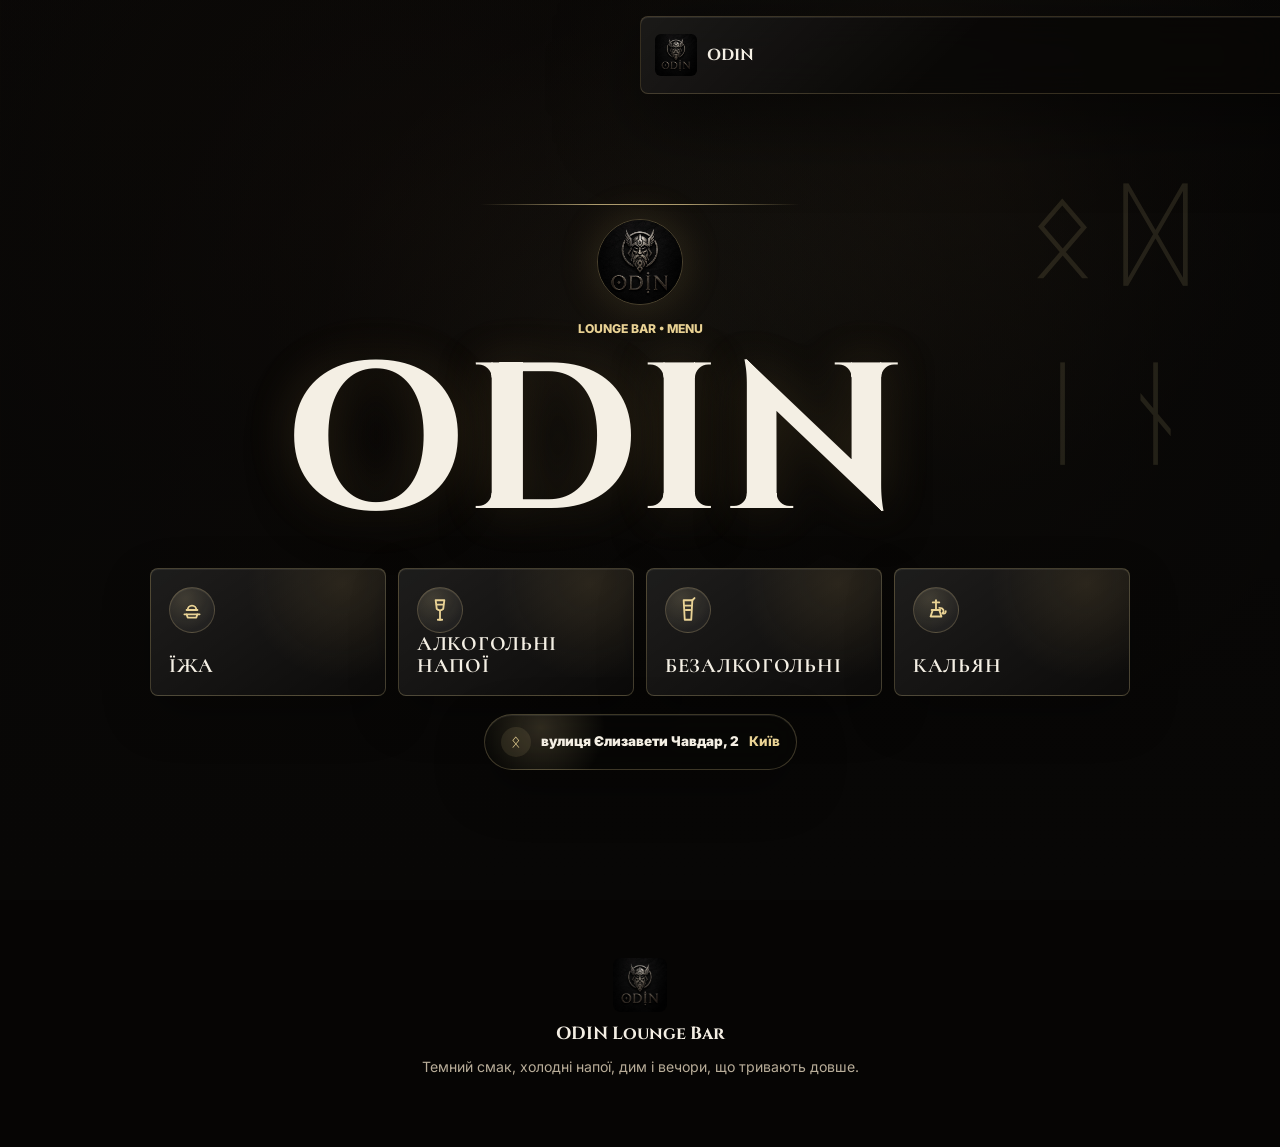
<file: index.html>
<!doctype html>
<html lang="uk">
  <head>
    <meta charset="UTF-8" />
    <meta name="viewport" content="width=device-width, initial-scale=1.0" />
    <meta name="description" content="ODIN Lounge Bar - преміальне онлайн меню українською." />
    <meta name="theme-color" content="#080706" />
    <title>ODIN Lounge Bar | Menu</title>
    <link rel="icon" href="assets/odin-logo.jpg" />
    <link rel="preconnect" href="https://fonts.googleapis.com" />
    <link rel="preconnect" href="https://fonts.gstatic.com" crossorigin />
    <link href="https://fonts.googleapis.com/css2?family=Cinzel:wght@500;600;700&family=Cormorant+SC:wght@500;600;700&family=Inter:wght@400;500;600;700&display=swap" rel="stylesheet" />
    <link rel="stylesheet" href="styles/main.css?v=20261005-13" />
  </head>
  <body>
    <div class="loader" id="loader" aria-live="polite">
      <div class="loader__smoke"></div>
      <img src="assets/odin-logo.jpg" alt="ODIN Lounge Bar" class="loader__logo" />
      <div class="loader__line"></div>
    </div>

    <header class="site-header" data-animate>
      <a href="#home" class="brand" aria-label="ODIN Lounge Bar home">
        <img src="assets/odin-logo.jpg" alt="" />
        <span>ODIN</span>
      </a>
      <button class="nav-toggle" type="button" aria-expanded="false" aria-controls="site-nav">
        <span></span>
        <span></span>
      </button>
      <nav class="site-nav" id="site-nav" aria-label="Основне меню"></nav>
    </header>

    <main>
      <section class="hero section" id="home" aria-label="ODIN Lounge Bar">
        <div class="hero__media hero__media--ambient" aria-hidden="true"></div>
        <div class="hero__texture" aria-hidden="true"></div>
        <div class="hero__shade"></div>
        <div class="rune-field" aria-hidden="true">
          <span>ᛟ</span><span>ᛞ</span><span>ᛁ</span><span>ᚾ</span>
        </div>
        <div class="hero__content" data-animate>
          <img src="assets/odin-logo.jpg" alt="ODIN Lounge Bar" class="hero__crest" />
          <p class="eyebrow">Lounge Bar • Menu</p>
          <h1>ODIN</h1>
          <div class="hero-menu" id="hero-menu" aria-label="Категорії ODIN"></div>
          <a class="hero__address" href="https://maps.google.com/?q=%D0%B2%D1%83%D0%BB%D0%B8%D1%86%D1%8F%20%D0%84%D0%BB%D0%B8%D0%B7%D0%B0%D0%B2%D0%B5%D1%82%D0%B8%20%D0%A7%D0%B0%D0%B2%D0%B4%D0%B0%D1%80%202%20%D0%9A%D0%B8%D1%97%D0%B2" target="_blank" rel="noreferrer">
            <span>ᛟ</span>
            <strong>вулиця Єлизавети Чавдар, 2</strong>
            <em>Київ</em>
          </a>
        </div>
      </section>

      <section class="intro-strip" data-animate>
        <p>ᚨ ᛟ ᛞ ᛁ ᚾ</p>
        <span>Food</span>
        <span>Alcohol</span>
        <span>Zero proof</span>
        <span>Hookah</span>
        <p>ᚨ ᛟ ᛞ ᛁ ᚾ</p>
      </section>

      <section class="menu-book" id="menu-book" aria-live="polite" aria-label="Відкрите меню ODIN">
        <div class="menu-book__shell">
          <button class="menu-book__close" type="button" aria-label="Назад до головного меню">Назад</button>
          <div class="menu-book__art" aria-hidden="true"></div>
          <div class="menu-book__content">
            <div class="menu-book__head">
              <p class="section-kicker" id="book-eyebrow">Menu</p>
              <h2 id="book-title">ODIN</h2>
            </div>
            <div class="menu-book__tabs" id="book-tabs"></div>
            <div class="menu-book__pages" id="menu-root"></div>
          </div>
        </div>
      </section>
    </main>

    <footer class="site-footer">
      <img src="assets/odin-logo.jpg" alt="" />
      <p>ODIN Lounge Bar</p>
      <span>Темний смак, холодні напої, дим і вечори, що тривають довше.</span>
    </footer>

    <script src="scripts/menu-data.js?v=20261005-13"></script>
    <script src="scripts/hookah-scene.js?v=20261005-13"></script>
    <script src="scripts/app.js?v=20261005-13"></script>
  </body>
</html>
</file>
<file: styles/main.css>
:root {
  color-scheme: dark;
  --bg: #080706;
  --bg-soft: #11100e;
  --stone: #1b1a17;
  --stone-2: #25231f;
  --wood: #2b1d14;
  --gold: #c8a45d;
  --gold-soft: #ead395;
  --copper: #a66a3f;
  --ink: #050403;
  --text: #f4efe4;
  --muted: #b8ad99;
  --line: rgba(232, 204, 139, 0.2);
  --glass: rgba(11, 10, 9, 0.72);
  --shadow: 0 24px 80px rgba(0, 0, 0, 0.5);
  --radius: 8px;
  --header-height: 78px;
  --font-odin-cyrillic: "Cormorant SC", Cinzel, Georgia, serif;
}

* {
  box-sizing: border-box;
}

html {
  scroll-behavior: smooth;
  background: var(--bg);
}

body {
  margin: 0;
  min-width: 320px;
  color: var(--text);
  font-family: Inter, system-ui, -apple-system, BlinkMacSystemFont, "Segoe UI", sans-serif;
  background:
    radial-gradient(circle at 73% 8%, rgba(234, 211, 149, 0.14), transparent 25rem),
    radial-gradient(circle at 30% 18%, rgba(166, 106, 63, 0.1), transparent 28rem),
    linear-gradient(115deg, rgba(39, 23, 15, 0.36), transparent 46%),
    var(--bg);
  overflow-x: hidden;
}

body::before {
  position: fixed;
  inset: 0;
  z-index: -3;
  pointer-events: none;
  content: "";
  background:
    linear-gradient(90deg, rgba(255, 255, 255, 0.025) 1px, transparent 1px) 0 0 / 44px 44px,
    linear-gradient(rgba(255, 255, 255, 0.018) 1px, transparent 1px) 0 0 / 44px 44px,
    repeating-linear-gradient(35deg, rgba(255, 255, 255, 0.028) 0 1px, transparent 1px 9px);
  opacity: 0.3;
}

body::after {
  position: fixed;
  inset: 0;
  z-index: -2;
  pointer-events: none;
  content: "";
  background:
    linear-gradient(90deg, rgba(9, 8, 7, 0.96), rgba(9, 8, 7, 0.34), rgba(9, 8, 7, 0.96)),
    url("data:image/svg+xml,%3Csvg width='260' height='260' viewBox='0 0 260 260' xmlns='http://www.w3.org/2000/svg'%3E%3Cfilter id='n'%3E%3CfeTurbulence type='fractalNoise' baseFrequency='.72' numOctaves='5' stitchTiles='stitch'/%3E%3C/filter%3E%3Crect width='260' height='260' filter='url(%23n)' opacity='.42'/%3E%3C/svg%3E");
  mix-blend-mode: screen;
  opacity: 0.16;
}

body.book-open {
  overflow: hidden;
}

a {
  color: inherit;
  text-decoration: none;
}

button,
a {
  -webkit-tap-highlight-color: transparent;
}

img {
  display: block;
  max-width: 100%;
}

.loader {
  position: fixed;
  inset: 0;
  z-index: 100;
  display: grid;
  place-items: center;
  background: #050403;
  transition: opacity 0.7s ease, visibility 0.7s ease;
}

.loader.is-hidden {
  visibility: hidden;
  opacity: 0;
}

.loader__smoke {
  position: absolute;
  width: min(84vw, 720px);
  aspect-ratio: 1;
  background:
    radial-gradient(circle at 42% 48%, rgba(255, 255, 255, 0.14), transparent 8rem),
    radial-gradient(circle at 56% 44%, rgba(200, 164, 93, 0.12), transparent 10rem);
  filter: blur(32px);
  animation: smokeDrift 5s linear infinite;
}

.loader__logo {
  width: 168px;
  aspect-ratio: 1;
  border: 1px solid var(--line);
  border-radius: 10px;
  object-fit: cover;
  box-shadow: 0 0 90px rgba(200, 164, 93, 0.24), inset 0 0 20px rgba(234, 211, 149, 0.1);
  animation: logoReveal 1.6s ease both;
}

.loader__line {
  position: absolute;
  width: min(360px, 64vw);
  height: 1px;
  transform: translateY(116px);
  overflow: hidden;
  background: rgba(200, 164, 93, 0.18);
}

.loader__line::before {
  display: block;
  width: 42%;
  height: 100%;
  content: "";
  background: linear-gradient(90deg, transparent, var(--gold-soft), transparent);
  animation: lightSweep 1.2s ease-in-out infinite;
}

.site-header {
  position: fixed;
  top: 16px;
  left: 50%;
  z-index: 50;
  display: flex;
  width: min(1180px, calc(100% - 24px));
  min-height: var(--header-height);
  align-items: center;
  justify-content: space-between;
  padding: 12px 14px;
  border: 1px solid var(--line);
  border-radius: var(--radius);
  background:
    linear-gradient(135deg, rgba(255, 255, 255, 0.075), transparent 28%),
    rgba(8, 7, 6, 0.76);
  box-shadow: var(--shadow), inset 0 1px 0 rgba(255, 255, 255, 0.08);
  backdrop-filter: blur(18px);
  transform: translateX(-50%);
}

.brand {
  display: inline-flex;
  align-items: center;
  gap: 10px;
  font-family: Cinzel, Georgia, serif;
  font-size: 1rem;
  font-weight: 700;
}

.brand img {
  width: 42px;
  height: 42px;
  border-radius: 6px;
  object-fit: cover;
  background: #080706;
}

.site-nav {
  display: flex;
  align-items: center;
  gap: 4px;
}

.site-nav a {
  padding: 10px 12px;
  border: 1px solid transparent;
  border-radius: 999px;
  color: var(--muted);
  font-size: 0.78rem;
  font-weight: 700;
  transition: color 0.2s ease, border-color 0.2s ease, background 0.2s ease;
}

.site-nav a:hover,
.site-nav a.is-active {
  border-color: rgba(200, 164, 93, 0.28);
  color: var(--text);
  background: rgba(200, 164, 93, 0.09);
}

.nav-toggle {
  display: none;
  width: 44px;
  height: 44px;
  place-items: center;
  border: 1px solid var(--line);
  border-radius: 999px;
  background: transparent;
}

.nav-toggle span {
  display: block;
  width: 18px;
  height: 2px;
  margin: 3px 0;
  background: var(--gold-soft);
  transition: transform 0.2s ease;
}

.nav-open .nav-toggle span:first-child {
  transform: translateY(4px) rotate(45deg);
}

.nav-open .nav-toggle span:last-child {
  transform: translateY(-4px) rotate(-45deg);
}

.section {
  position: relative;
  min-height: 100svh;
  padding: 118px max(20px, calc((100vw - 1180px) / 2)) 82px;
}

.hero {
  display: grid;
  min-height: 94svh;
  align-items: end;
  overflow: hidden;
  padding-bottom: 96px;
  isolation: isolate;
}

.hero__media {
  position: absolute;
  inset: 0;
  z-index: -2;
  background:
    radial-gradient(circle at 76% 44%, rgba(234, 211, 149, 0.2), transparent 18rem),
    radial-gradient(circle at 82% 52%, rgba(255, 255, 255, 0.09), transparent 20rem);
}

.hero__media canvas {
  width: 100%;
  height: 100%;
  display: block;
}

.hero__media--fallback {
  display: grid;
  place-items: center end;
  padding-right: max(20px, calc((100vw - 1240px) / 2));
}

.hookah-fallback-model {
  width: min(58vw, 680px);
  max-height: 88svh;
  object-fit: contain;
  filter: drop-shadow(0 44px 70px rgba(0, 0, 0, 0.72)) drop-shadow(0 0 38px rgba(200, 164, 93, 0.16));
}

.hero__texture {
  position: absolute;
  inset: 0;
  z-index: -2;
  pointer-events: none;
  background:
    linear-gradient(90deg, rgba(34, 20, 13, 0.58) 0 1px, transparent 1px 12%),
    linear-gradient(180deg, transparent 0 64%, rgba(8, 7, 6, 0.78) 100%),
    radial-gradient(circle at 78% 45%, rgba(200, 164, 93, 0.15), transparent 20rem);
  mask-image: linear-gradient(90deg, transparent, #000 43%, #000);
}

.hero__shade {
  position: absolute;
  inset: 0;
  z-index: -1;
  background:
    linear-gradient(90deg, rgba(8, 7, 6, 0.94) 0%, rgba(8, 7, 6, 0.62) 38%, rgba(8, 7, 6, 0.05) 100%),
    linear-gradient(0deg, var(--bg) 0%, rgba(8, 7, 6, 0.84) 14%, transparent 42%),
    radial-gradient(circle at 20% 75%, rgba(166, 106, 63, 0.16), transparent 22rem);
}

.rune-field {
  position: absolute;
  inset: 18% 7% auto auto;
  display: grid;
  grid-template-columns: repeat(2, 1fr);
  gap: 24px;
  color: rgba(234, 211, 149, 0.12);
  font-family: Cinzel, serif;
  font-size: clamp(3.5rem, 9vw, 9rem);
  pointer-events: none;
}

.rune-field span {
  animation: runePulse 5s ease-in-out infinite;
}

.rune-field span:nth-child(2),
.rune-field span:nth-child(3) {
  animation-delay: 1.4s;
}

.hero__content {
  width: min(690px, 100%);
  position: relative;
}

.hero__content::before {
  display: block;
  width: 74px;
  height: 2px;
  margin-bottom: 24px;
  content: "";
  background: linear-gradient(90deg, var(--gold-soft), transparent);
}

.eyebrow,
.section-kicker {
  margin: 0 0 12px;
  color: var(--gold-soft);
  font-size: 0.76rem;
  font-weight: 800;
  letter-spacing: 0;
  text-transform: uppercase;
}

h1,
h2,
h3 {
  margin: 0;
  font-family: Cinzel, Georgia, serif;
  font-weight: 700;
  line-height: 0.94;
}

h1 {
  max-width: 7ch;
  font-size: clamp(4.6rem, 18vw, 13rem);
  letter-spacing: 0.02em;
  text-shadow: 0 0 48px rgba(200, 164, 93, 0.2), 0 14px 44px rgba(0, 0, 0, 0.72);
}

h2 {
  font-size: clamp(2.3rem, 8vw, 5.8rem);
}

h3 {
  font-size: 1.25rem;
  line-height: 1.12;
}

.hero__copy {
  max-width: 590px;
  margin: 24px 0 0;
  color: var(--muted);
  font-size: clamp(1rem, 2.4vw, 1.28rem);
  line-height: 1.7;
}

.hero__meta {
  display: flex;
  flex-wrap: wrap;
  gap: 10px;
  margin-top: 22px;
}

.hero__meta span {
  padding: 9px 12px;
  border: 1px solid rgba(234, 211, 149, 0.18);
  border-radius: 999px;
  color: rgba(244, 239, 228, 0.84);
  background: rgba(255, 255, 255, 0.045);
  font-size: 0.78rem;
  font-weight: 800;
}

.hero__actions {
  display: flex;
  flex-wrap: wrap;
  gap: 12px;
  margin-top: 32px;
}

.button {
  display: inline-flex;
  min-height: 48px;
  align-items: center;
  justify-content: center;
  padding: 0 20px;
  border: 1px solid var(--line);
  border-radius: 999px;
  font-size: 0.9rem;
  font-weight: 800;
  transition: transform 0.2s ease, background 0.2s ease, border-color 0.2s ease;
}

.button:hover {
  transform: translateY(-2px);
}

.button--primary {
  border-color: rgba(234, 211, 149, 0.44);
  color: #120f09;
  background: linear-gradient(135deg, var(--gold-soft), var(--gold));
}

.button--ghost {
  color: var(--gold-soft);
  background: rgba(255, 255, 255, 0.03);
}

.scroll-cue {
  position: absolute;
  bottom: 32px;
  left: 50%;
  display: grid;
  width: 28px;
  height: 52px;
  place-items: start center;
  border: 1px solid rgba(234, 211, 149, 0.34);
  border-radius: 999px;
  transform: translateX(-50%);
}

.scroll-cue span {
  width: 4px;
  height: 10px;
  margin-top: 10px;
  border-radius: 999px;
  background: var(--gold-soft);
  animation: scrollCue 1.4s ease-in-out infinite;
}

.intro-strip {
  display: flex;
  min-height: 78px;
  align-items: center;
  justify-content: center;
  gap: clamp(18px, 5vw, 72px);
  padding: 18px 20px;
  border-block: 1px solid var(--line);
  color: var(--muted);
  background:
    linear-gradient(90deg, rgba(35, 26, 20, 0.6), rgba(9, 8, 7, 0.92), rgba(35, 26, 20, 0.6)),
    repeating-linear-gradient(90deg, rgba(234, 211, 149, 0.05) 0 1px, transparent 1px 48px);
  font-size: 0.82rem;
  font-weight: 800;
  text-transform: uppercase;
}

.intro-strip p {
  margin: 0;
  color: rgba(234, 211, 149, 0.5);
  font-family: Cinzel, Georgia, serif;
}

.menu-tabs-section {
  padding: 78px max(20px, calc((100vw - 1180px) / 2)) 28px;
  background:
    linear-gradient(180deg, rgba(8, 7, 6, 0.92), rgba(13, 12, 10, 0.94)),
    radial-gradient(circle at 12% 10%, rgba(200, 164, 93, 0.08), transparent 22rem);
}

.menu-tabs-head {
  display: grid;
  grid-template-columns: minmax(0, 0.72fr) minmax(260px, 0.42fr);
  gap: 24px;
  align-items: end;
  margin-bottom: 24px;
}

.menu-tabs-head h2 {
  margin-top: 0;
  font-size: clamp(2.2rem, 7vw, 4.8rem);
}

.menu-tabs-head p:last-child {
  margin: 0;
  color: var(--muted);
  line-height: 1.7;
}

.menu-tabs {
  display: grid;
  grid-template-columns: repeat(4, minmax(0, 1fr));
  gap: 10px;
}

.menu-tab {
  position: relative;
  display: grid;
  min-height: 92px;
  align-content: space-between;
  padding: 14px;
  border: 1px solid rgba(200, 164, 93, 0.16);
  border-radius: 8px;
  background:
    linear-gradient(135deg, rgba(255, 255, 255, 0.07), rgba(255, 255, 255, 0.018)),
    rgba(8, 7, 6, 0.62);
  box-shadow: inset 0 1px 0 rgba(255, 255, 255, 0.06);
  opacity: 0;
  transform: translateY(14px);
  animation: tabReveal 0.58s ease forwards;
  animation-delay: var(--delay);
  overflow: hidden;
}

.menu-tab::after {
  position: absolute;
  inset: auto 12px 12px auto;
  content: "ᛟ";
  color: rgba(234, 211, 149, 0.14);
  font-family: Cinzel, Georgia, serif;
  font-size: 1.5rem;
}

.menu-tab span {
  color: rgba(234, 211, 149, 0.62);
  font-size: 0.72rem;
  font-weight: 900;
}

.menu-tab strong {
  color: var(--text);
  font-family: Cinzel, Georgia, serif;
  font-size: 1.08rem;
  line-height: 1.1;
}

.menu-tab:hover {
  border-color: rgba(234, 211, 149, 0.36);
  background:
    radial-gradient(circle at 70% 0%, rgba(200, 164, 93, 0.12), transparent 8rem),
    rgba(12, 10, 8, 0.78);
  transform: translateY(-2px);
}

.menu-section {
  position: relative;
  padding-top: 104px;
  border-bottom: 1px solid rgba(232, 204, 139, 0.09);
  background:
    linear-gradient(180deg, rgba(255, 255, 255, 0.024), transparent 18rem),
    radial-gradient(circle at 9% 10%, rgba(90, 61, 36, 0.2), transparent 24rem),
    linear-gradient(90deg, rgba(255, 255, 255, 0.018), transparent 42%);
}

.menu-section::before {
  position: absolute;
  inset: 54px max(14px, calc((100vw - 1230px) / 2)) 36px;
  z-index: -1;
  pointer-events: none;
  content: "";
  border: 1px solid rgba(200, 164, 93, 0.16);
  border-radius: 10px;
  background:
    linear-gradient(135deg, rgba(200, 164, 93, 0.06), transparent 22%),
    linear-gradient(315deg, rgba(200, 164, 93, 0.035), transparent 22%);
  box-shadow: inset 0 0 0 1px rgba(255, 255, 255, 0.025), 0 18px 80px rgba(0, 0, 0, 0.22);
}

.section-head {
  display: grid;
  grid-template-columns: minmax(0, 0.9fr) minmax(260px, 0.55fr);
  gap: 28px;
  align-items: end;
  margin-bottom: 34px;
}

.section-head p:last-child {
  max-width: 450px;
  margin: 0;
  color: var(--muted);
  line-height: 1.7;
}

.menu-grid,
.menu-compact,
.menu-featured,
.menu-shots,
.menu-editorial,
.menu-showcase {
  display: grid;
  gap: 16px;
}

.menu-grid {
  grid-template-columns: repeat(3, minmax(0, 1fr));
}

.menu-compact {
  grid-template-columns: repeat(2, minmax(0, 1fr));
}

.menu-featured {
  grid-template-columns: repeat(3, minmax(0, 1fr));
}

.menu-shots {
  grid-template-columns: repeat(4, minmax(0, 1fr));
}

.menu-editorial,
.menu-showcase {
  grid-template-columns: repeat(2, minmax(0, 1fr));
  gap: 0 30px;
  padding: 20px;
  border: 1px solid rgba(200, 164, 93, 0.16);
  border-radius: 8px;
  background:
    linear-gradient(135deg, rgba(255, 255, 255, 0.045), transparent 30%),
    rgba(8, 7, 6, 0.28);
  box-shadow: inset 0 1px 0 rgba(255, 255, 255, 0.05);
}

.menu-editorial .menu-card,
.menu-showcase .menu-card {
  min-height: auto;
  padding: 18px 0;
  border: 0;
  border-bottom: 1px solid rgba(200, 164, 93, 0.18);
  border-radius: 0;
  background: transparent;
  box-shadow: none;
}

.menu-editorial .menu-card::before,
.menu-editorial .menu-card::after,
.menu-showcase .menu-card::before,
.menu-showcase .menu-card::after,
.menu-editorial .menu-card__image,
.menu-showcase .menu-card__image {
  display: none;
}

.menu-editorial .menu-card:hover,
.menu-showcase .menu-card:hover {
  box-shadow: none;
}

.menu-editorial .menu-card__body,
.menu-showcase .menu-card__body {
  min-height: auto;
  grid-template-columns: minmax(0, 1fr) auto;
  grid-template-rows: auto auto;
  gap: 8px 18px;
}

.menu-editorial .menu-card__body h3,
.menu-showcase .menu-card__body h3 {
  color: var(--gold-soft);
  font-size: 1.08rem;
  letter-spacing: 0.02em;
}

.menu-editorial .menu-card__body p,
.menu-showcase .menu-card__body p {
  grid-column: 1 / -1;
  max-width: 560px;
}

.menu-editorial .price,
.menu-showcase .price {
  grid-column: 2;
  grid-row: 1;
  align-self: start;
}

.menu-card {
  position: relative;
  min-height: 218px;
  padding: 20px;
  border: 1px solid rgba(232, 204, 139, 0.18);
  border-radius: var(--radius);
  background:
    linear-gradient(145deg, rgba(255, 255, 255, 0.085), rgba(255, 255, 255, 0.014) 42%),
    linear-gradient(145deg, rgba(35, 33, 29, 0.96), rgba(8, 7, 6, 0.97));
  box-shadow: 0 22px 70px rgba(0, 0, 0, 0.34), inset 0 1px 0 rgba(255, 255, 255, 0.07);
  overflow: hidden;
  transform-style: preserve-3d;
  transition: transform 0.22s ease, border-color 0.22s ease, box-shadow 0.22s ease;
}

.menu-card h3 {
  overflow-wrap: anywhere;
}

.menu-card::before {
  position: absolute;
  inset: 0;
  content: "";
  background:
    radial-gradient(circle at var(--x, 50%) var(--y, 50%), rgba(234, 211, 149, 0.2), transparent 12rem),
    linear-gradient(135deg, color-mix(in srgb, var(--accent) 28%, transparent), transparent 44%);
  opacity: 0;
  transition: opacity 0.22s ease;
}

.menu-card::after {
  position: absolute;
  inset: auto 16px 16px auto;
  width: 32px;
  height: 32px;
  content: "ᛟ";
  color: rgba(234, 211, 149, 0.16);
  font-family: Cinzel, Georgia, serif;
  font-size: 1.5rem;
  line-height: 1;
}

.menu-book .menu-card::after {
  display: none;
}

.menu-card__visual {
  position: absolute;
  right: 10px;
  bottom: 8px;
  z-index: 0;
  width: 104px;
  height: 104px;
  opacity: 0.34;
  filter: drop-shadow(0 18px 26px rgba(0, 0, 0, 0.42)) saturate(0.92);
  pointer-events: none;
}

.menu-card__body {
  padding-right: 78px;
}

.menu-editorial .menu-card,
.menu-showcase .menu-card {
  min-height: 132px;
  padding-right: 104px;
}

.menu-editorial .menu-card__body,
.menu-showcase .menu-card__body {
  padding-right: 0;
}

.menu-editorial .menu-card__visual,
.menu-showcase .menu-card__visual {
  right: 0;
  bottom: 12px;
  width: 92px;
  height: 92px;
  opacity: 0.32;
}

.menu-card:hover {
  border-color: rgba(234, 211, 149, 0.36);
  box-shadow: 0 28px 90px rgba(0, 0, 0, 0.44), 0 0 38px color-mix(in srgb, var(--accent) 18%, transparent);
}

.menu-card:hover::before {
  opacity: 1;
}

.menu-card__image {
  display: none;
}

.menu-card__photo {
  position: absolute;
  top: 12px;
  right: 12px;
  bottom: 12px;
  z-index: 0;
  width: clamp(136px, 34%, 220px);
  height: calc(100% - 24px);
  border: 1px solid rgba(234, 211, 149, 0.32);
  border-radius: 22px;
  object-fit: cover;
  opacity: 0.96;
  filter: saturate(1.08) contrast(1.04) brightness(1.13);
  box-shadow: 0 18px 42px rgba(0, 0, 0, 0.36), 0 0 30px rgba(234, 211, 149, 0.1);
  mask-image: linear-gradient(90deg, transparent 0%, rgba(0, 0, 0, 0.72) 16%, #000 36%);
  pointer-events: none;
}

.menu-card:has(.menu-card__photo) .menu-card__body {
  padding-right: clamp(138px, 36%, 238px);
}

.menu-card:has(.menu-card__photo)::before {
  z-index: 1;
}

.menu-card:has(.menu-card__photo) .menu-card__body {
  z-index: 2;
}

.menu-card:has(.menu-card__photo) {
  background:
    radial-gradient(circle at 88% 50%, rgba(234, 211, 149, 0.13), transparent 12rem),
    linear-gradient(145deg, rgba(255, 255, 255, 0.095), rgba(255, 255, 255, 0.018) 42%),
    linear-gradient(145deg, rgba(35, 33, 29, 0.95), rgba(8, 7, 6, 0.97));
}

.menu-card__body {
  position: relative;
  z-index: 1;
  display: grid;
  min-height: 128px;
  grid-template-rows: auto 1fr auto;
  gap: 12px;
}

.item-meta {
  display: block;
  margin-top: 7px;
  color: rgba(234, 211, 149, 0.66);
  font-size: 0.74rem;
  font-weight: 800;
  text-transform: uppercase;
}

.menu-card p {
  margin: 0;
  color: var(--muted);
  font-size: 0.94rem;
  line-height: 1.55;
}

.price {
  display: inline-flex;
  width: fit-content;
  align-items: center;
  padding: 8px 10px;
  border: 1px solid rgba(232, 204, 139, 0.18);
  border-radius: 999px;
  color: var(--gold-soft);
  background:
    linear-gradient(135deg, rgba(234, 211, 149, 0.1), rgba(255, 255, 255, 0.018)),
    rgba(8, 7, 6, 0.58);
  font-size: 0.78rem;
  font-weight: 800;
}

.menu-featured .menu-card {
  min-height: 240px;
}

.menu-compact .menu-card {
  min-height: 176px;
}

.menu-shots .menu-card {
  min-height: 156px;
}

.site-footer {
  display: grid;
  place-items: center;
  gap: 10px;
  padding: 58px 20px 68px;
  color: var(--muted);
  text-align: center;
  background: #060504;
}

.site-footer img {
  width: 54px;
  aspect-ratio: 1;
  border-radius: 8px;
  object-fit: cover;
}

.site-footer p {
  margin: 0;
  color: var(--text);
  font-family: Cinzel, Georgia, serif;
  font-size: 1.1rem;
  font-weight: 700;
}

.site-footer span {
  max-width: 460px;
  font-size: 0.88rem;
  line-height: 1.6;
}

.site-nav button {
  padding: 10px 12px;
  border: 1px solid transparent;
  border-radius: 999px;
  color: var(--muted);
  background: transparent;
  font: inherit;
  font-size: 0.78rem;
  font-weight: 800;
  cursor: pointer;
  transition: color 0.2s ease, border-color 0.2s ease, background 0.2s ease;
}

.site-nav button:hover,
.site-nav button.is-active {
  border-color: rgba(200, 164, 93, 0.28);
  color: var(--text);
  background: rgba(200, 164, 93, 0.09);
}

.hero {
  min-height: 96svh;
  align-items: center;
  padding-top: 116px;
  padding-bottom: 42px;
}

.hero__media--ambient {
  background:
    radial-gradient(circle at 50% 38%, rgba(234, 211, 149, 0.13), transparent 20rem),
    radial-gradient(circle at 78% 18%, rgba(166, 106, 63, 0.11), transparent 19rem),
    radial-gradient(circle at 20% 80%, rgba(143, 110, 53, 0.12), transparent 18rem);
}

.hero__shade {
  background:
    linear-gradient(180deg, rgba(8, 7, 6, 0.44), rgba(8, 7, 6, 0.72) 54%, var(--bg) 100%),
    radial-gradient(circle at 50% 43%, rgba(8, 7, 6, 0.04), rgba(8, 7, 6, 0.7) 66%);
}

.hero__texture {
  mask-image: none;
  opacity: 0.7;
}

.hero__content {
  width: min(980px, 100%);
  margin: 0 auto;
  text-align: center;
}

.hero__content::before {
  margin-right: auto;
  margin-left: auto;
}

.hero__copy {
  max-width: 720px;
  margin-right: auto;
  margin-left: auto;
}

.hero-menu {
  display: grid;
  grid-template-columns: repeat(3, minmax(0, 1fr));
  gap: 12px;
  width: min(860px, 100%);
  margin: 28px auto 0;
}

.hero-menu__button,
.menu-tab {
  cursor: pointer;
  text-align: left;
}

.hero-menu__button {
  position: relative;
  display: grid;
  min-height: 82px;
  align-content: space-between;
  padding: 15px;
  border: 1px solid rgba(234, 211, 149, 0.22);
  border-radius: 8px;
  color: var(--text);
  background:
    linear-gradient(135deg, rgba(255, 255, 255, 0.08), rgba(255, 255, 255, 0.018)),
    rgba(9, 8, 7, 0.72);
  box-shadow: 0 18px 48px rgba(0, 0, 0, 0.28), inset 0 1px 0 rgba(255, 255, 255, 0.07);
  overflow: hidden;
  opacity: 0;
  transform: translateY(12px);
  animation: tabReveal 0.58s ease forwards;
  animation-delay: var(--delay);
}

.hero-menu__button::after {
  position: absolute;
  inset: auto 12px 10px auto;
  content: "ᛟ";
  color: rgba(234, 211, 149, 0.13);
  font-family: Cinzel, Georgia, serif;
  font-size: 1.5rem;
}

.hero-menu__button span,
.menu-tab span {
  color: rgba(234, 211, 149, 0.66);
  font-size: 0.72rem;
  font-weight: 900;
}

.hero-menu__button strong,
.menu-tab strong {
  align-self: end;
  font-family: Cinzel, Georgia, serif;
  font-size: 1.08rem;
  line-height: 1.08;
}

.hero-menu__button:hover,
.hero-menu__button.is-active,
.menu-tab:hover,
.menu-tab.is-active {
  border-color: rgba(234, 211, 149, 0.44);
  background:
    radial-gradient(circle at 72% 0%, rgba(200, 164, 93, 0.15), transparent 8rem),
    rgba(12, 10, 8, 0.86);
  transform: translateY(-2px);
}

.scroll-cue {
  bottom: 18px;
}

.menu-tabs-section {
  padding-top: 54px;
}

.menu-tabs {
  grid-template-columns: repeat(5, minmax(0, 1fr));
}

.menu-tab {
  border-color: rgba(200, 164, 93, 0.14);
}

.view-stage {
  min-height: 72svh;
  padding: 28px max(20px, calc((100vw - 1180px) / 2)) 88px;
  background:
    linear-gradient(180deg, rgba(13, 12, 10, 0.96), var(--bg)),
    radial-gradient(circle at 12% 12%, rgba(200, 164, 93, 0.08), transparent 22rem);
}

#menu-root {
  position: relative;
}

.view-panel {
  display: none;
  min-height: 620px;
  border: 1px solid rgba(200, 164, 93, 0.16);
  border-radius: 10px;
  background:
    linear-gradient(135deg, rgba(255, 255, 255, 0.055), transparent 32%),
    linear-gradient(180deg, rgba(15, 14, 12, 0.96), rgba(7, 6, 5, 0.98));
  box-shadow: 0 28px 100px rgba(0, 0, 0, 0.36), inset 0 1px 0 rgba(255, 255, 255, 0.05);
  overflow: hidden;
}

.view-panel.is-active {
  display: block;
  animation: pageReveal 0.42s ease both;
}

.view-panel__inner {
  position: relative;
  min-height: 620px;
  padding: 42px;
}

.view-panel__inner::before {
  position: absolute;
  inset: 18px;
  pointer-events: none;
  content: "";
  border: 1px solid rgba(234, 211, 149, 0.08);
  border-radius: 8px;
}

.view-panel--snacks {
  background:
    radial-gradient(circle at 85% 20%, rgba(138, 90, 53, 0.2), transparent 18rem),
    linear-gradient(180deg, rgba(16, 13, 10, 0.98), rgba(7, 6, 5, 0.98));
}

.view-panel--boards {
  background:
    radial-gradient(circle at 82% 18%, rgba(200, 164, 93, 0.17), transparent 22rem),
    linear-gradient(135deg, rgba(43, 29, 20, 0.42), rgba(7, 6, 5, 0.98));
}

.view-panel--cocktails {
  background:
    radial-gradient(circle at 86% 18%, rgba(182, 93, 47, 0.18), transparent 20rem),
    linear-gradient(140deg, rgba(21, 19, 17, 0.98), rgba(5, 4, 3, 0.98));
}

.view-panel--beer {
  background:
    radial-gradient(circle at 80% 18%, rgba(200, 164, 93, 0.2), transparent 16rem),
    linear-gradient(150deg, rgba(33, 22, 12, 0.64), rgba(7, 6, 5, 0.98));
}

.view-panel--lemonades {
  background:
    radial-gradient(circle at 82% 20%, rgba(143, 184, 189, 0.14), transparent 20rem),
    linear-gradient(150deg, rgba(14, 18, 17, 0.98), rgba(7, 6, 5, 0.98));
}

.view-panel--soft,
.view-panel--coffee {
  background:
    radial-gradient(circle at 82% 20%, rgba(216, 198, 161, 0.12), transparent 18rem),
    linear-gradient(150deg, rgba(16, 15, 13, 0.98), rgba(7, 6, 5, 0.98));
}

.view-panel--shots {
  background:
    radial-gradient(circle at 84% 20%, rgba(155, 66, 83, 0.18), transparent 19rem),
    linear-gradient(150deg, rgba(17, 12, 12, 0.98), rgba(7, 6, 5, 0.98));
}

.view-panel--hookah {
  background:
    radial-gradient(circle at 72% 48%, rgba(234, 211, 149, 0.18), transparent 24rem),
    linear-gradient(120deg, rgba(9, 8, 7, 0.98), rgba(25, 17, 12, 0.94));
}

.view-panel .section-head {
  position: relative;
  z-index: 2;
  margin-bottom: 28px;
}

.view-note {
  position: relative;
  z-index: 2;
  max-width: 680px;
  margin: 24px 0 0;
  color: rgba(184, 173, 153, 0.78);
  font-size: 0.88rem;
  line-height: 1.7;
}

.hookah-page-visual {
  position: relative;
  min-height: 520px;
  margin: 4px 0 28px;
  border: 1px solid rgba(234, 211, 149, 0.14);
  border-radius: 10px;
  background:
    radial-gradient(circle at 68% 40%, rgba(234, 211, 149, 0.12), transparent 18rem),
    linear-gradient(135deg, rgba(255, 255, 255, 0.04), transparent 32%);
  overflow: hidden;
}

.hookah-scene {
  position: absolute;
  inset: 0;
}

.hookah-scene canvas {
  width: 100%;
  height: 100%;
  display: block;
}

.hookah-copy-grid {
  position: relative;
  z-index: 2;
  display: grid;
  grid-template-columns: repeat(3, minmax(0, 1fr));
  gap: 16px;
}

@keyframes pageReveal {
  from { opacity: 0; transform: translateY(16px); }
  to { opacity: 1; transform: translateY(0); }
}

[data-animate],
.menu-card {
  opacity: 0;
  transform: translateY(22px);
}

[data-animate].is-visible,
.menu-card.is-visible {
  opacity: 1;
  transform: translateY(0);
  transition: opacity 0.7s ease, transform 0.7s ease;
}

@keyframes smokeDrift {
  0% { transform: translate3d(-2%, 2%, 0) scale(0.96) rotate(0deg); }
  50% { transform: translate3d(3%, -2%, 0) scale(1.04) rotate(7deg); }
  100% { transform: translate3d(-2%, 2%, 0) scale(0.96) rotate(0deg); }
}

@keyframes logoReveal {
  from { opacity: 0; transform: scale(0.92); filter: blur(12px); }
  to { opacity: 1; transform: scale(1); filter: blur(0); }
}

@keyframes lightSweep {
  from { transform: translateX(-120%); }
  to { transform: translateX(260%); }
}

@keyframes runePulse {
  0%, 100% { opacity: 0.08; transform: translateY(0); }
  50% { opacity: 0.2; transform: translateY(-10px); }
}

@keyframes scrollCue {
  0% { opacity: 0; transform: translateY(0); }
  40% { opacity: 1; }
  100% { opacity: 0; transform: translateY(20px); }
}

@keyframes tabReveal {
  to { opacity: 1; transform: translateY(0); }
}

@media (prefers-reduced-motion: reduce) {
  *,
  *::before,
  *::after {
    scroll-behavior: auto !important;
    animation-duration: 0.01ms !important;
    animation-iteration-count: 1 !important;
    transition-duration: 0.01ms !important;
  }
}

@media (max-width: 980px) {
  .nav-toggle {
    display: grid;
  }

  .site-nav {
    position: fixed;
    top: calc(var(--header-height) + 26px);
    right: 12px;
    left: 12px;
    display: grid;
    grid-template-columns: repeat(2, minmax(0, 1fr));
    padding: 12px;
    border: 1px solid var(--line);
    border-radius: var(--radius);
    background: rgba(8, 7, 6, 0.96);
    box-shadow: var(--shadow);
    opacity: 0;
    pointer-events: none;
    transform: translateY(-12px);
    transition: opacity 0.2s ease, transform 0.2s ease;
  }

  .site-nav button {
    text-align: left;
  }

  .nav-open .site-nav {
    opacity: 1;
    pointer-events: auto;
    transform: translateY(0);
  }

  .section-head,
  .menu-tabs-head,
  .menu-grid,
  .menu-featured,
  .menu-compact,
  .menu-shots,
  .menu-editorial,
  .menu-showcase {
    grid-template-columns: 1fr 1fr;
  }

  .menu-editorial,
  .menu-showcase {
    grid-template-columns: 1fr;
  }

  .rune-field {
    inset: 18% 6% auto auto;
    opacity: 0.68;
  }

  .menu-tabs {
    grid-template-columns: repeat(3, minmax(0, 1fr));
  }

  .hero-menu {
    grid-template-columns: repeat(3, minmax(0, 1fr));
  }

  .view-panel__inner {
    padding: 32px;
  }

  .hookah-copy-grid {
    grid-template-columns: 1fr;
  }
}

@media (max-width: 680px) {
  :root {
    --header-height: 66px;
  }

  .site-header {
    top: 10px;
    width: calc(100% - 20px);
    min-height: var(--header-height);
  }

  .brand img {
    width: 38px;
    height: 38px;
  }

  .section {
    min-height: auto;
    padding: 92px 16px 56px;
  }

  .hero {
    min-height: 94svh;
    padding-bottom: 64px;
  }

  .hero__shade {
    background:
      linear-gradient(180deg, rgba(8, 7, 6, 0.26), rgba(8, 7, 6, 0.9) 58%, var(--bg) 100%),
      linear-gradient(90deg, rgba(8, 7, 6, 0.86), rgba(8, 7, 6, 0.22));
  }

  .hero__media {
    background-position: center top;
  }

  .hero__media--fallback {
    place-items: start center;
    padding: 78px 0 0;
  }

  .hookah-fallback-model {
    width: min(94vw, 520px);
    max-height: 56svh;
  }

  .hero__content {
    padding-top: 0;
  }

  h1 {
    font-size: clamp(4.2rem, 24vw, 7.6rem);
  }

  .hero-menu {
    grid-template-columns: repeat(2, minmax(0, 1fr));
    gap: 9px;
    margin-top: 22px;
  }

  .hero-menu__button {
    min-height: 72px;
    padding: 12px;
  }

  .hero-menu__button strong {
    font-size: 0.95rem;
  }

  .intro-strip {
    flex-wrap: wrap;
    justify-content: flex-start;
    gap: 14px 22px;
  }

  .section-head,
  .menu-tabs-head,
  .menu-grid,
  .menu-featured,
  .menu-compact,
  .menu-shots,
  .menu-editorial,
  .menu-showcase {
    grid-template-columns: 1fr;
  }

  .menu-tabs-section {
    padding: 52px 16px 24px;
  }

  .menu-tabs {
    grid-template-columns: 1fr 1fr;
  }

  .menu-tab {
    min-height: 78px;
    padding: 12px;
  }

  .view-stage {
    padding: 20px 12px 56px;
  }

  .view-panel {
    min-height: auto;
  }

  .view-panel__inner {
    min-height: auto;
    padding: 24px 16px;
  }

  .hookah-page-visual {
    min-height: 430px;
  }

  .menu-editorial .menu-card__body,
  .menu-showcase .menu-card__body {
    grid-template-columns: 1fr;
  }

  .menu-editorial .price,
  .menu-showcase .price {
    grid-column: 1;
    grid-row: auto;
  }

  .menu-card,
  .menu-featured .menu-card,
  .menu-compact .menu-card,
  .menu-shots .menu-card,
  .menu-editorial .menu-card,
  .menu-showcase .menu-card {
    min-height: auto;
  }
}

/* Menu-book redesign */
.hero__crest {
  width: 86px;
  height: 86px;
  margin: 0 auto 16px;
  border: 1px solid rgba(234, 211, 149, 0.26);
  border-radius: 50%;
  object-fit: cover;
  box-shadow: 0 0 42px rgba(200, 164, 93, 0.18), inset 0 0 20px rgba(0, 0, 0, 0.46);
}

.hero__content::before {
  width: min(320px, 72vw);
  height: 1px;
  margin-bottom: 14px;
  background:
    linear-gradient(90deg, transparent, rgba(234, 211, 149, 0.72) 36%, rgba(234, 211, 149, 0.72) 64%, transparent);
}

.hero {
  min-height: 100svh;
  padding-top: 100px;
  padding-bottom: 26px;
}

.hero__content {
  width: min(1040px, 100%);
  text-align: center;
}

.hero__copy {
  max-width: 680px;
  margin: 18px auto 0;
}

.hero-menu {
  grid-template-columns: repeat(4, minmax(0, 1fr));
  width: min(980px, 100%);
  margin-top: 24px;
}

.hero-menu__button {
  min-height: 118px;
  padding: 18px;
  border-color: rgba(234, 211, 149, 0.24);
  background:
    radial-gradient(circle at 82% 12%, rgba(200, 164, 93, 0.12), transparent 6rem),
    linear-gradient(145deg, rgba(255, 255, 255, 0.09), rgba(255, 255, 255, 0.018)),
    rgba(8, 7, 6, 0.78);
}

.hero-menu__button strong {
  font-size: clamp(1rem, 1.6vw, 1.28rem);
}

.intro-strip,
.menu-tabs-section,
.view-stage {
  display: none;
}

.site-nav button {
  padding: 10px 12px;
  border: 1px solid transparent;
  border-radius: 999px;
  color: var(--muted);
  background: transparent;
  font: inherit;
  font-size: 0.78rem;
  font-weight: 800;
  cursor: pointer;
  transition: color 0.2s ease, border-color 0.2s ease, background 0.2s ease;
}

.site-nav button:hover,
.site-nav button.is-active {
  border-color: rgba(200, 164, 93, 0.28);
  color: var(--text);
  background: rgba(200, 164, 93, 0.09);
}

.menu-book {
  position: fixed;
  inset: 0;
  z-index: 80;
  display: block;
  padding: 0;
  background:
    radial-gradient(circle at 50% 44%, rgba(200, 164, 93, 0.1), transparent 28rem),
    rgba(4, 3, 2, 0.72);
  backdrop-filter: blur(22px);
  opacity: 0;
  pointer-events: none;
  transform: translateY(16px);
  transition: opacity 0.34s ease, transform 0.34s ease;
}

.menu-book.is-open {
  opacity: 1;
  pointer-events: auto;
  transform: translateY(0);
}

.menu-book__shell {
  position: relative;
  display: grid;
  grid-template-columns: minmax(280px, 0.38fr) minmax(0, 0.62fr);
  width: 100%;
  height: 100svh;
  border: 0;
  border-radius: 0;
  background:
    linear-gradient(90deg, rgba(18, 15, 12, 0.98), rgba(9, 8, 7, 0.98)),
    repeating-linear-gradient(90deg, rgba(234, 211, 149, 0.04) 0 1px, transparent 1px 42px);
  box-shadow: 0 38px 120px rgba(0, 0, 0, 0.62), inset 0 1px 0 rgba(255, 255, 255, 0.07);
  overflow: hidden;
}

.menu-book__shell::before {
  position: absolute;
  inset: 18px;
  z-index: 5;
  pointer-events: none;
  content: "";
  border: 1px solid rgba(234, 211, 149, 0.1);
  border-radius: 8px;
}

.menu-book__close {
  position: absolute;
  top: 22px;
  left: 22px;
  z-index: 20;
  width: auto;
  min-width: 98px;
  height: 42px;
  padding: 0 16px;
  border: 1px solid rgba(234, 211, 149, 0.24);
  border-radius: 999px;
  color: var(--gold-soft);
  background: rgba(8, 7, 6, 0.76);
  font-size: 0.86rem;
  font-weight: 900;
  line-height: 1;
  cursor: pointer;
}

.menu-book__art {
  position: relative;
  min-height: 100%;
  background:
    radial-gradient(circle at 50% 35%, rgba(234, 211, 149, 0.16), transparent 15rem),
    linear-gradient(180deg, rgba(8, 7, 6, 0.22), rgba(8, 7, 6, 0.86));
  overflow: hidden;
}

.menu-book__art::before,
.menu-book__art::after {
  position: absolute;
  content: "";
  pointer-events: none;
}

body[data-active-group="food"] .menu-book__art::before {
  width: 430px;
  height: 260px;
  left: 8%;
  top: 25%;
  border-radius: 50%;
  background:
    radial-gradient(circle at 30% 48%, #6f311f 0 11%, transparent 12%),
    radial-gradient(circle at 48% 38%, #d8c6a1 0 9%, transparent 10%),
    radial-gradient(circle at 62% 54%, #8a5a35 0 12%, transparent 13%),
    radial-gradient(circle at 70% 34%, #c8a45d 0 7%, transparent 8%),
    linear-gradient(135deg, #2b1d14, #090807);
  box-shadow: 0 42px 100px rgba(0, 0, 0, 0.58), inset 0 0 0 10px rgba(200, 164, 93, 0.09);
  transform: rotate(-10deg);
  opacity: 0.56;
}

body[data-active-group="alcohol"] .menu-book__art::before {
  width: 190px;
  height: 480px;
  left: 34%;
  top: 14%;
  border: 1px solid rgba(234, 211, 149, 0.24);
  border-radius: 44% 44% 20% 20%;
  background:
    linear-gradient(180deg, rgba(255, 255, 255, 0.18), transparent 18%),
    linear-gradient(90deg, rgba(255, 255, 255, 0.13), transparent 28%, rgba(182, 93, 47, 0.58) 46%, rgba(91, 23, 18, 0.76) 100%);
  box-shadow: 0 48px 110px rgba(0, 0, 0, 0.58), 0 0 70px rgba(182, 93, 47, 0.2);
  transform: rotate(8deg);
  opacity: 0.58;
}

body[data-active-group="nonalcohol"] .menu-book__art::before {
  width: 260px;
  height: 460px;
  left: 28%;
  top: 14%;
  border-radius: 32px;
  background:
    radial-gradient(circle at 40% 28%, rgba(255, 255, 255, 0.38), transparent 5rem),
    linear-gradient(90deg, rgba(143, 184, 189, 0.12), rgba(255, 255, 255, 0.24), rgba(143, 184, 189, 0.16));
  border: 1px solid rgba(180, 218, 222, 0.24);
  box-shadow: 0 44px 100px rgba(0, 0, 0, 0.56), 0 0 70px rgba(143, 184, 189, 0.12);
  opacity: 0.5;
}

body[data-active-group="hookah"] .menu-book__art::before {
  inset: 0;
  background:
    radial-gradient(circle at 52% 40%, rgba(234, 211, 149, 0.16), transparent 17rem),
    linear-gradient(180deg, transparent, rgba(8, 7, 6, 0.62));
}

.menu-book__art::after {
  inset: 0;
  background:
    radial-gradient(circle at 50% 16%, rgba(255, 255, 255, 0.11), transparent 8rem),
    linear-gradient(90deg, rgba(8, 7, 6, 0.72), transparent 50%, rgba(8, 7, 6, 0.68));
}

.menu-book__content {
  position: relative;
  z-index: 10;
  display: grid;
  grid-template-rows: auto auto minmax(0, 1fr);
  gap: 18px;
  padding: 92px 54px 42px;
  min-width: 0;
}

.menu-book__head h2 {
  font-size: clamp(2.6rem, 6vw, 5.8rem);
}

.menu-book__head p:last-child {
  max-width: 560px;
  margin: 14px 0 0;
  color: var(--muted);
  line-height: 1.7;
}

.menu-book__tabs {
  display: flex;
  flex-wrap: wrap;
  gap: 8px;
}

.menu-book__tabs button {
  min-height: 40px;
  padding: 0 14px;
  border: 1px solid rgba(234, 211, 149, 0.18);
  border-radius: 999px;
  color: var(--muted);
  background: rgba(255, 255, 255, 0.035);
  font: inherit;
  font-size: 0.82rem;
  font-weight: 800;
  cursor: pointer;
}

.menu-book__tabs button.is-active {
  border-color: rgba(234, 211, 149, 0.42);
  color: #120f09;
  background: linear-gradient(135deg, var(--gold-soft), var(--gold));
}

.menu-book__pages {
  min-height: 0;
  overflow: auto;
  padding-right: 4px;
  max-height: calc(100svh - 300px);
  scrollbar-color: rgba(234, 211, 149, 0.36) rgba(255, 255, 255, 0.04);
}

.book-page {
  position: relative;
  min-height: 100%;
  opacity: 0;
  transform: translateY(12px);
  transition: opacity 0.28s ease, transform 0.28s ease;
}

.book-page.is-visible {
  opacity: 1;
  transform: translateY(0);
}

.book-page__background {
  position: absolute;
  inset: -80px -40px auto auto;
  width: 260px;
  height: 260px;
  border-radius: 50%;
  background: radial-gradient(circle, rgba(234, 211, 149, 0.13), transparent 68%);
  pointer-events: none;
}

.book-page .section-head {
  grid-template-columns: 1fr;
  gap: 12px;
  margin-bottom: 18px;
}

.book-page .section-head h2 {
  font-size: clamp(2.2rem, 5vw, 4.5rem);
}

.book-page .section-head p:last-child {
  max-width: 620px;
}

.menu-book .menu-card {
  opacity: 1;
  transform: none;
}

.hookah-page-visual {
  position: absolute;
  inset: 0;
  z-index: 0;
  min-height: auto;
  margin: 0;
  border: 0;
  opacity: 0.54;
  pointer-events: none;
}

.hookah-scene {
  position: absolute;
  inset: 0;
}

.hookah-copy-grid,
.book-page--hookah .section-head {
  position: relative;
  z-index: 2;
}

.hookah-copy-grid {
  display: grid;
  grid-template-columns: 1fr;
  gap: 12px;
  width: min(460px, 100%);
}

@media (max-width: 980px) {
  .hero-menu {
    grid-template-columns: repeat(2, minmax(0, 1fr));
  }

  .menu-book__shell {
    grid-template-columns: 1fr;
    height: 100svh;
  }

  .menu-book__art {
    position: absolute;
    inset: 0;
    opacity: 0.44;
  }

  .menu-book__content {
    padding: 86px 24px 28px;
  }

  .menu-book__pages {
    max-height: calc(100svh - 292px);
  }
}

@media (max-width: 680px) {
  .hero__crest {
    width: 68px;
    height: 68px;
  }

  .hero-menu {
    grid-template-columns: 1fr;
    max-width: 360px;
  }

  .hero-menu__button {
    min-height: 68px;
  }

  .menu-book {
    padding: 0;
  }

  .menu-book__shell {
    height: 100svh;
  }

  .menu-book__content {
    padding: 82px 14px 18px;
  }

  .menu-book__close {
    top: 16px;
    left: 14px;
    min-width: 88px;
    height: 38px;
    padding: 0 13px;
  }

  .menu-book__pages {
    max-height: calc(100svh - 284px);
  }

  .menu-book__head h2 {
    font-size: 2.4rem;
  }

  .menu-editorial,
  .menu-showcase,
  .menu-grid,
  .menu-compact,
  .menu-shots {
    grid-template-columns: 1fr;
  }

  .menu-book__tabs {
    overflow-x: auto;
    flex-wrap: nowrap;
    padding-bottom: 4px;
  }

  .menu-book__tabs button {
    flex: 0 0 auto;
  }
}

/* Stability and icon polish */
html,
body {
  max-width: 100%;
  overflow-x: hidden;
}

.odin-icon {
  width: 24px;
  height: 24px;
  flex: 0 0 24px;
  color: var(--gold-soft);
}

.hero-menu__button {
  grid-template-rows: auto 1fr;
  align-content: stretch;
  min-width: 0;
}

.hero-menu__button::after {
  display: none;
}

.hero-menu__icon {
  display: grid;
  width: 46px;
  height: 46px;
  place-items: center;
  border: 1px solid rgba(234, 211, 149, 0.22);
  border-radius: 50%;
  background:
    radial-gradient(circle at 35% 25%, rgba(234, 211, 149, 0.14), transparent 2rem),
    rgba(255, 255, 255, 0.045);
  box-shadow: inset 0 1px 0 rgba(255, 255, 255, 0.06);
}

.hero-menu__icon .odin-icon {
  width: 26px;
  height: 26px;
}

.hero-menu__button strong {
  overflow-wrap: anywhere;
}

.hero__address {
  display: inline-flex;
  align-items: center;
  gap: 10px;
  width: fit-content;
  max-width: 100%;
  margin-top: 18px;
  padding: 12px 16px;
  border: 1px solid rgba(234, 211, 149, 0.24);
  border-radius: 999px;
  color: var(--text);
  background:
    radial-gradient(circle at 18% 24%, rgba(234, 211, 149, 0.18), transparent 4rem),
    rgba(8, 7, 6, 0.62);
  box-shadow: 0 18px 50px rgba(0, 0, 0, 0.34), inset 0 1px 0 rgba(255, 255, 255, 0.07);
  text-decoration: none;
  backdrop-filter: blur(14px);
}

.hero__address span {
  display: grid;
  width: 30px;
  height: 30px;
  flex: 0 0 30px;
  place-items: center;
  border-radius: 50%;
  color: var(--gold-soft);
  background: rgba(234, 211, 149, 0.1);
  font-family: Cinzel, Georgia, serif;
}

.hero__address strong,
.hero__address em {
  font-size: 0.84rem;
  font-style: normal;
  line-height: 1.15;
}

.hero__address strong {
  font-weight: 900;
}

.hero__address em {
  color: var(--gold-soft);
  font-weight: 800;
}

.menu-book__shell,
.menu-book__content,
.menu-book__pages,
.book-page,
.menu-card,
.menu-card__body,
.menu-card__title {
  min-width: 0;
}

.menu-card__title,
.menu-card p,
.price {
  position: relative;
  z-index: 2;
}

.menu-book__shell {
  max-width: 100vw;
}

.menu-book__content {
  overflow: hidden;
}

.menu-book__pages {
  overflow-x: hidden;
  scrollbar-color: rgba(234, 211, 149, 0.36) rgba(255, 255, 255, 0.04);
}

.menu-book__tabs button {
  display: inline-flex;
  align-items: center;
  gap: 8px;
  white-space: nowrap;
}

.menu-book__tabs .odin-icon {
  width: 18px;
  height: 18px;
}

.menu-card__title {
  display: grid;
  grid-template-columns: 42px minmax(0, 1fr);
  gap: 12px;
  align-items: start;
}

.menu-card__icon {
  display: grid;
  width: 42px;
  height: 42px;
  place-items: center;
  border: 1px solid rgba(234, 211, 149, 0.18);
  border-radius: 50%;
  background:
    radial-gradient(circle at 35% 25%, rgba(234, 211, 149, 0.14), transparent 2rem),
    rgba(255, 255, 255, 0.035);
  box-shadow: inset 0 1px 0 rgba(255, 255, 255, 0.06);
}

.menu-card__icon .odin-icon {
  width: 23px;
  height: 23px;
}

.menu-card h3,
.menu-card p,
.price {
  max-width: 100%;
}

.menu-editorial .menu-card__body,
.menu-showcase .menu-card__body {
  grid-template-columns: minmax(0, 1fr) auto;
}

@media (max-width: 680px) {
  .hero {
    align-items: center;
    padding-bottom: 34px;
  }

  .hero__address {
    display: grid;
    grid-template-columns: 30px minmax(0, 1fr) auto;
    width: 100%;
    margin-top: 14px;
    padding: 11px 12px;
  }

  .hero__address strong,
  .hero__address em {
    font-size: 0.76rem;
  }

  .menu-book__shell::before {
    inset: 10px;
    border-color: rgba(234, 211, 149, 0.14);
  }

  .menu-book__content {
    padding-right: 24px;
    padding-left: 24px;
  }

  .book-page .section-head {
    margin-bottom: 14px;
  }

  .book-page .section-head h2 {
    font-size: clamp(1.85rem, 10vw, 2.65rem);
    line-height: 0.98;
    overflow-wrap: break-word;
  }

  .hero-menu__icon {
    width: 40px;
    height: 40px;
  }

  .hero-menu__icon .odin-icon {
    width: 22px;
    height: 22px;
  }

  .menu-card__title {
    grid-template-columns: 38px minmax(0, 1fr);
    gap: 10px;
  }

  .menu-card__icon {
    width: 38px;
    height: 38px;
  }

  .menu-card__icon .odin-icon {
    width: 21px;
    height: 21px;
  }

  .menu-card__photo {
    position: relative;
    inset: auto;
    display: block;
    width: 100%;
    height: 166px;
    margin-bottom: 14px;
    border-radius: 20px;
    opacity: 0.96;
    filter: saturate(1.08) contrast(1.03) brightness(1.18);
    mask-image: none;
  }

  .menu-card:has(.menu-card__photo) .menu-card__body {
    padding-right: 0;
  }

  .menu-card:has(.menu-card__photo) {
    padding: 14px;
  }

  .menu-card__visual {
    width: 78px;
    height: 78px;
    right: 6px;
    bottom: 8px;
    opacity: 0.28;
  }

  .menu-editorial .menu-card,
  .menu-showcase .menu-card {
    padding-right: 14px;
  }

  .menu-editorial .menu-card__visual,
  .menu-showcase .menu-card__visual {
    width: 70px;
    height: 70px;
  }

  .menu-editorial .menu-card__body,
  .menu-showcase .menu-card__body {
    grid-template-columns: 1fr;
  }
}

/* Side-photo menu cards */
.menu-book .menu-grid,
.menu-book .menu-compact,
.menu-book .menu-shots,
.menu-book .menu-editorial,
.menu-book .menu-showcase,
.menu-book .hookah-copy-grid {
  display: grid;
  grid-template-columns: 1fr;
  gap: 0;
  width: 100%;
  padding: 0;
  border: 1px solid rgba(200, 164, 93, 0.18);
  border-radius: 8px;
  background:
    linear-gradient(135deg, rgba(255, 255, 255, 0.045), transparent 32%),
    rgba(8, 7, 6, 0.22);
  overflow: hidden;
}

.menu-book .menu-card,
.menu-book .menu-editorial .menu-card,
.menu-book .menu-showcase .menu-card {
  display: grid;
  grid-template-columns: minmax(0, 1fr) minmax(180px, 34%);
  gap: clamp(18px, 3vw, 40px);
  align-items: center;
  min-height: clamp(260px, 29vw, 380px);
  padding: clamp(24px, 3.2vw, 46px);
  border: 0;
  border-bottom: 1px solid rgba(200, 164, 93, 0.18);
  border-radius: 0;
  background:
    radial-gradient(circle at 78% 52%, rgba(234, 211, 149, 0.11), transparent 14rem),
    linear-gradient(145deg, rgba(255, 255, 255, 0.075), rgba(255, 255, 255, 0.014) 44%),
    rgba(19, 18, 15, 0.86);
  box-shadow: none;
}

.menu-book .menu-card:last-child {
  border-bottom: 0;
}

.menu-book .menu-card__body,
.menu-book .menu-card:has(.menu-card__photo) .menu-card__body,
.menu-book .menu-editorial .menu-card__body,
.menu-book .menu-showcase .menu-card__body {
  grid-column: 1;
  grid-row: 1;
  display: grid;
  min-height: 100%;
  grid-template-columns: 1fr;
  grid-template-rows: auto minmax(0, 1fr) auto;
  gap: clamp(18px, 2.6vw, 30px);
  align-content: stretch;
  padding-right: 0;
}

.menu-book .menu-card__title {
  display: grid;
  grid-template-columns: clamp(54px, 6vw, 76px) minmax(0, 1fr);
  gap: clamp(16px, 2.2vw, 28px);
  align-items: start;
}

.menu-book .menu-card__icon {
  width: clamp(54px, 6vw, 76px);
  height: clamp(54px, 6vw, 76px);
  background:
    radial-gradient(circle at 34% 24%, rgba(234, 211, 149, 0.16), transparent 2.4rem),
    rgba(255, 255, 255, 0.055);
}

.menu-book .menu-card__icon .odin-icon {
  width: clamp(25px, 2.8vw, 34px);
  height: clamp(25px, 2.8vw, 34px);
}

.menu-book .menu-card h3,
.menu-book .menu-editorial .menu-card__body h3,
.menu-book .menu-showcase .menu-card__body h3 {
  color: var(--gold-soft);
  font-size: clamp(1.65rem, 3.4vw, 3.05rem);
  line-height: 0.98;
  letter-spacing: 0;
  overflow-wrap: break-word;
}

.menu-book .item-meta {
  margin-top: 9px;
  font-size: clamp(0.75rem, 1.2vw, 0.92rem);
}

.menu-book .menu-card p,
.menu-book .menu-editorial .menu-card__body p,
.menu-book .menu-showcase .menu-card__body p {
  grid-column: auto;
  align-self: center;
  max-width: 31ch;
  color: rgba(244, 239, 228, 0.72);
  font-size: clamp(1rem, 1.75vw, 1.38rem);
  line-height: 1.48;
}

.menu-book .price,
.menu-book .menu-editorial .price,
.menu-book .menu-showcase .price {
  grid-column: auto;
  grid-row: auto;
  align-self: end;
  padding: clamp(9px, 1.2vw, 13px) clamp(12px, 1.8vw, 19px);
  font-size: clamp(0.88rem, 1.35vw, 1.14rem);
}

.menu-book .menu-card__photo {
  position: relative;
  inset: auto;
  grid-column: 2;
  grid-row: 1;
  align-self: center;
  justify-self: end;
  width: 100%;
  max-width: clamp(190px, 24vw, 330px);
  height: auto;
  aspect-ratio: 1.18 / 1;
  margin: 0;
  border-radius: clamp(20px, 2.6vw, 32px);
  opacity: 1;
  object-fit: cover;
  object-position: center;
  filter: saturate(1.08) contrast(1.04) brightness(1.16);
  -webkit-mask-image: none;
  mask-image: none;
}

.menu-book .menu-card:has(.menu-card__photo) {
  padding-right: clamp(24px, 3.2vw, 46px);
}

.menu-book .menu-card.menu-card--description {
  grid-template-columns: minmax(0, 1fr);
  min-height: clamp(220px, 24vw, 310px);
}

.menu-book .menu-card--description .menu-card__body {
  grid-column: 1;
  width: 100%;
}

.menu-book .menu-card--description .menu-card__description {
  max-width: 58ch;
}

@media (max-width: 680px) {
  .menu-book .menu-grid,
  .menu-book .menu-compact,
  .menu-book .menu-shots,
  .menu-book .menu-editorial,
  .menu-book .menu-showcase,
  .menu-book .hookah-copy-grid {
    border-color: rgba(200, 164, 93, 0.2);
  }

  .menu-book .menu-card,
  .menu-book .menu-editorial .menu-card,
  .menu-book .menu-showcase .menu-card {
    grid-template-columns: minmax(0, 1fr) 108px;
    gap: 12px;
    min-height: 0;
    padding: 16px 14px;
  }

  .menu-book .menu-card:has(.menu-card__photo) {
    padding-right: 14px;
  }

  .menu-book .menu-card__body,
  .menu-book .menu-card:has(.menu-card__photo) .menu-card__body,
  .menu-book .menu-editorial .menu-card__body,
  .menu-book .menu-showcase .menu-card__body {
    min-height: 0;
    grid-template-rows: auto auto auto;
    gap: 11px;
    align-content: center;
  }

  .menu-book .menu-card__title {
    grid-template-columns: 38px minmax(0, 1fr);
    gap: 10px;
    align-items: center;
  }

  .menu-book .menu-card__icon {
    width: 38px;
    height: 38px;
  }

  .menu-book .menu-card__icon .odin-icon {
    width: 21px;
    height: 21px;
  }

  .menu-book .menu-card h3,
  .menu-book .menu-editorial .menu-card__body h3,
  .menu-book .menu-showcase .menu-card__body h3 {
    font-size: clamp(1.05rem, 5.2vw, 1.42rem);
    line-height: 1.05;
  }

  .menu-book .item-meta {
    margin-top: 6px;
    font-size: 0.68rem;
  }

  .menu-book .menu-card p,
  .menu-book .menu-editorial .menu-card__body p,
  .menu-book .menu-showcase .menu-card__body p {
    max-width: 100%;
    font-size: 0.86rem;
    line-height: 1.38;
  }

  .menu-book .price,
  .menu-book .menu-editorial .price,
  .menu-book .menu-showcase .price {
    padding: 7px 9px;
    font-size: 0.74rem;
  }

  .menu-book .menu-card__photo {
    width: 108px;
    max-width: none;
    height: auto;
    aspect-ratio: 1 / 1;
    border-radius: 18px;
  }
}

/* ODIN-style typography for every category level, including Cyrillic labels. */
.site-nav button,
.hero-menu__button strong,
.menu-book__head h2,
.menu-book__tabs button,
.book-page .section-head h2 {
  font-family: var(--font-odin-cyrillic);
  font-weight: 700;
  letter-spacing: 0.035em;
  text-transform: uppercase;
}

/* Keep every alcohol price immediately visible, including on narrow screens. */
body[data-active-group="alcohol"] .menu-book .menu-card__body,
body[data-active-group="alcohol"] .menu-book .menu-card:has(.menu-card__photo) .menu-card__body {
  grid-template-rows: auto auto;
  align-content: center;
}

body[data-active-group="alcohol"] .menu-book .price {
  display: inline-flex !important;
  min-width: 78px;
  grid-row: auto !important;
  align-self: start;
  justify-content: center;
  margin-top: 4px;
  border-color: rgba(234, 211, 149, 0.72);
  color: #120f09 !important;
  background: linear-gradient(135deg, var(--gold-soft), var(--gold)) !important;
  box-shadow: 0 8px 26px rgba(200, 164, 93, 0.2);
  opacity: 1 !important;
  visibility: visible !important;
}
</file>
